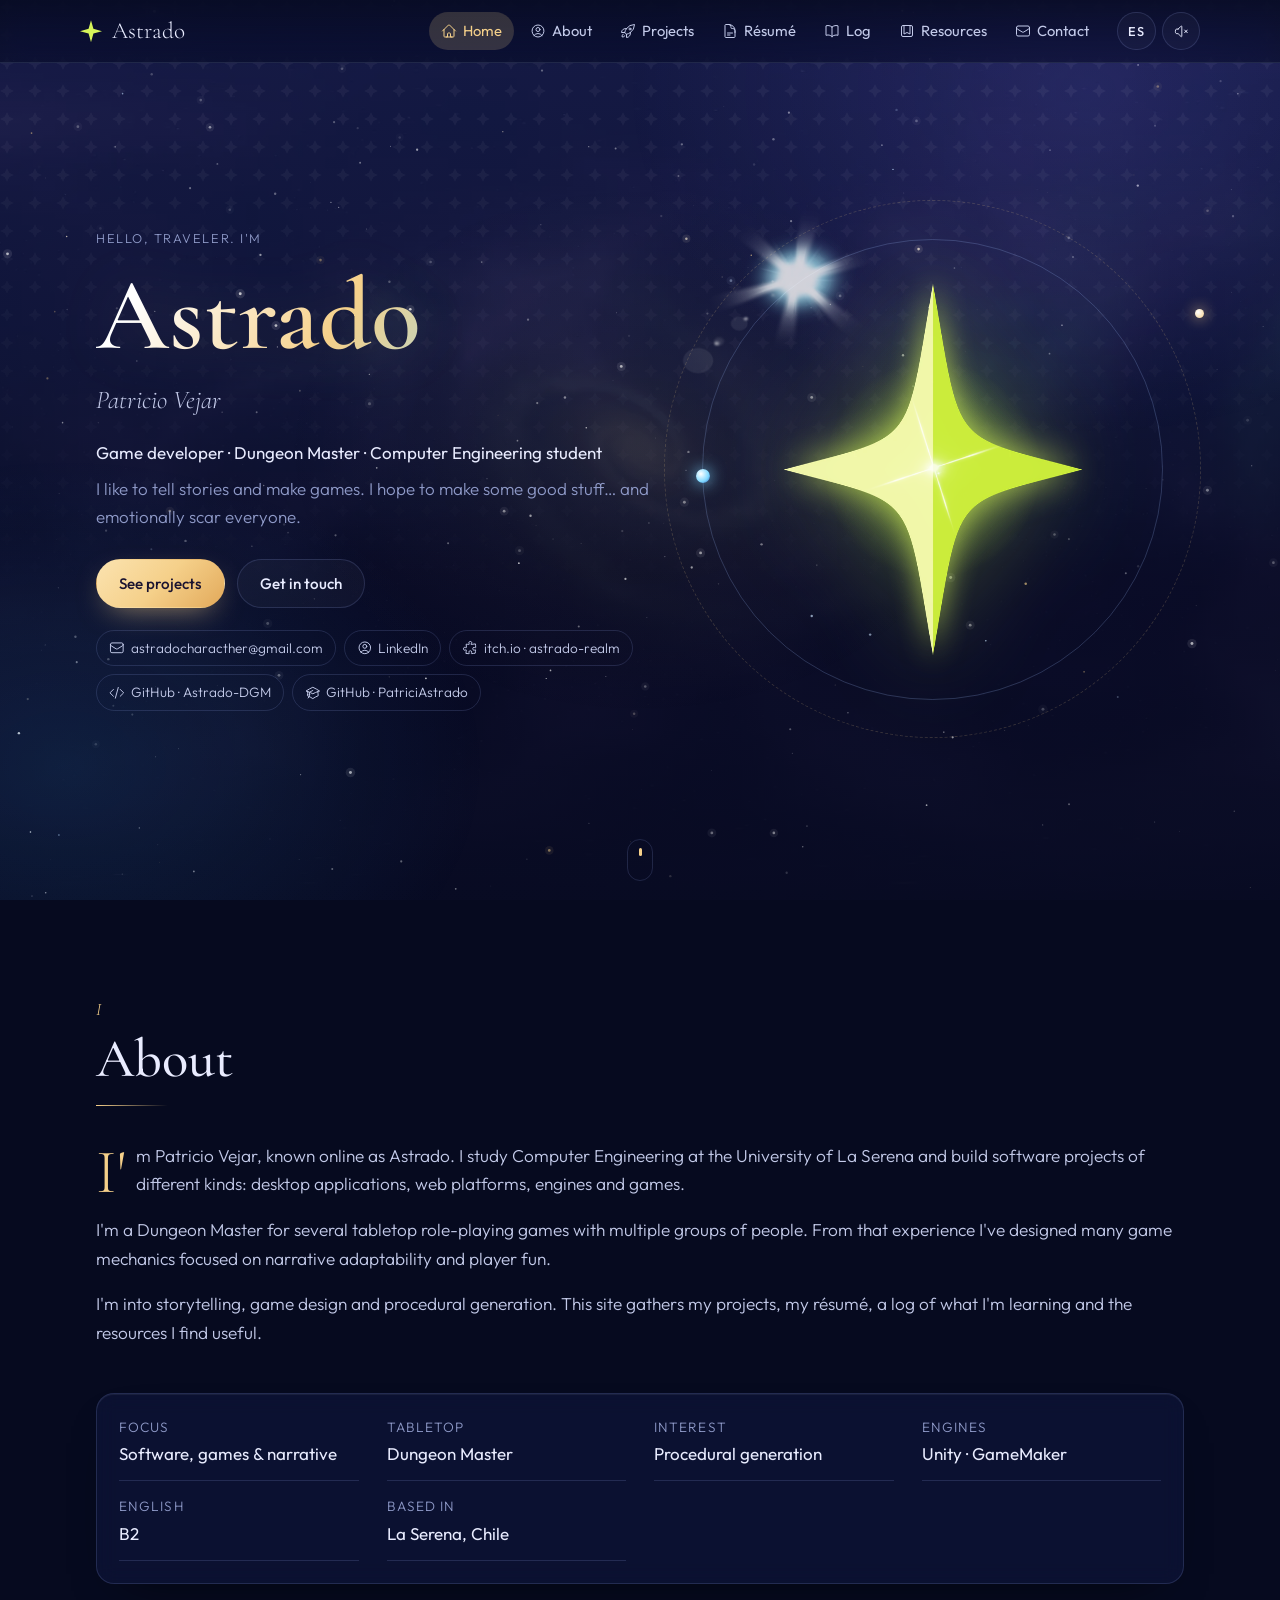
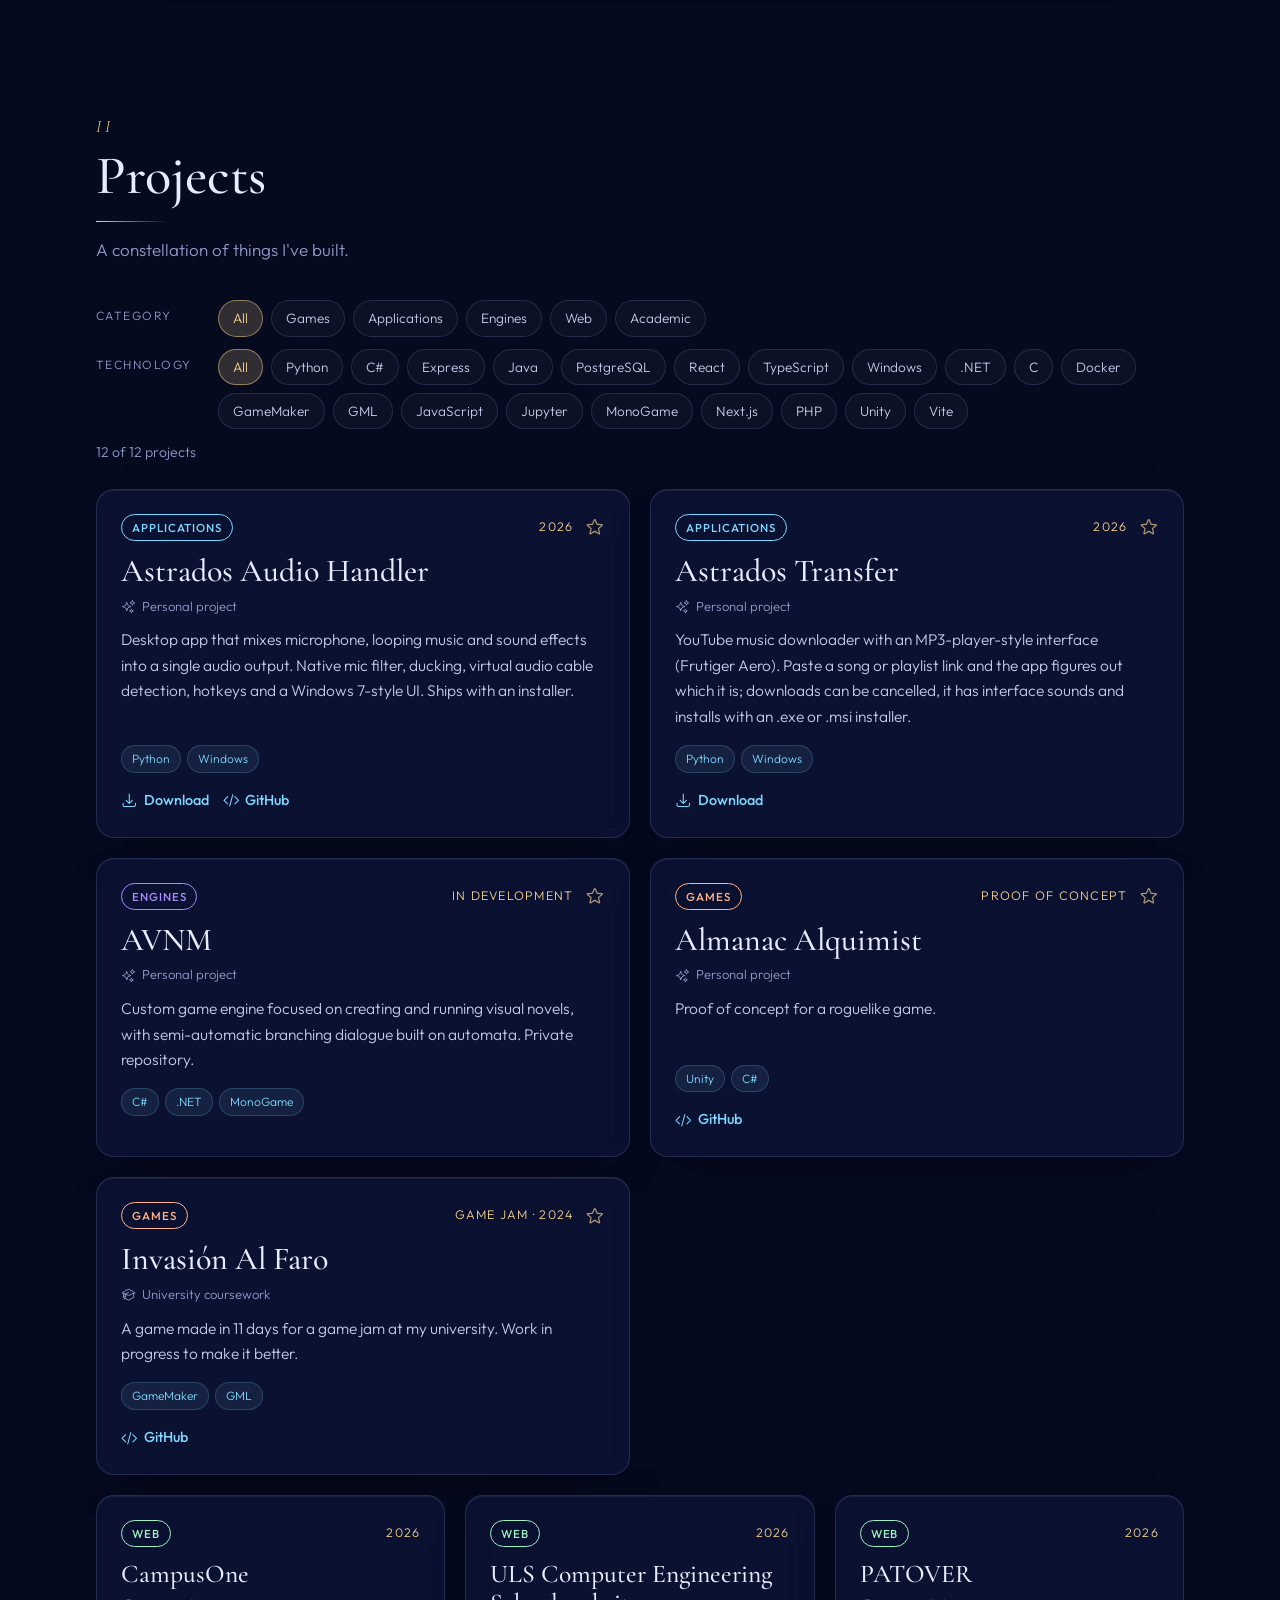
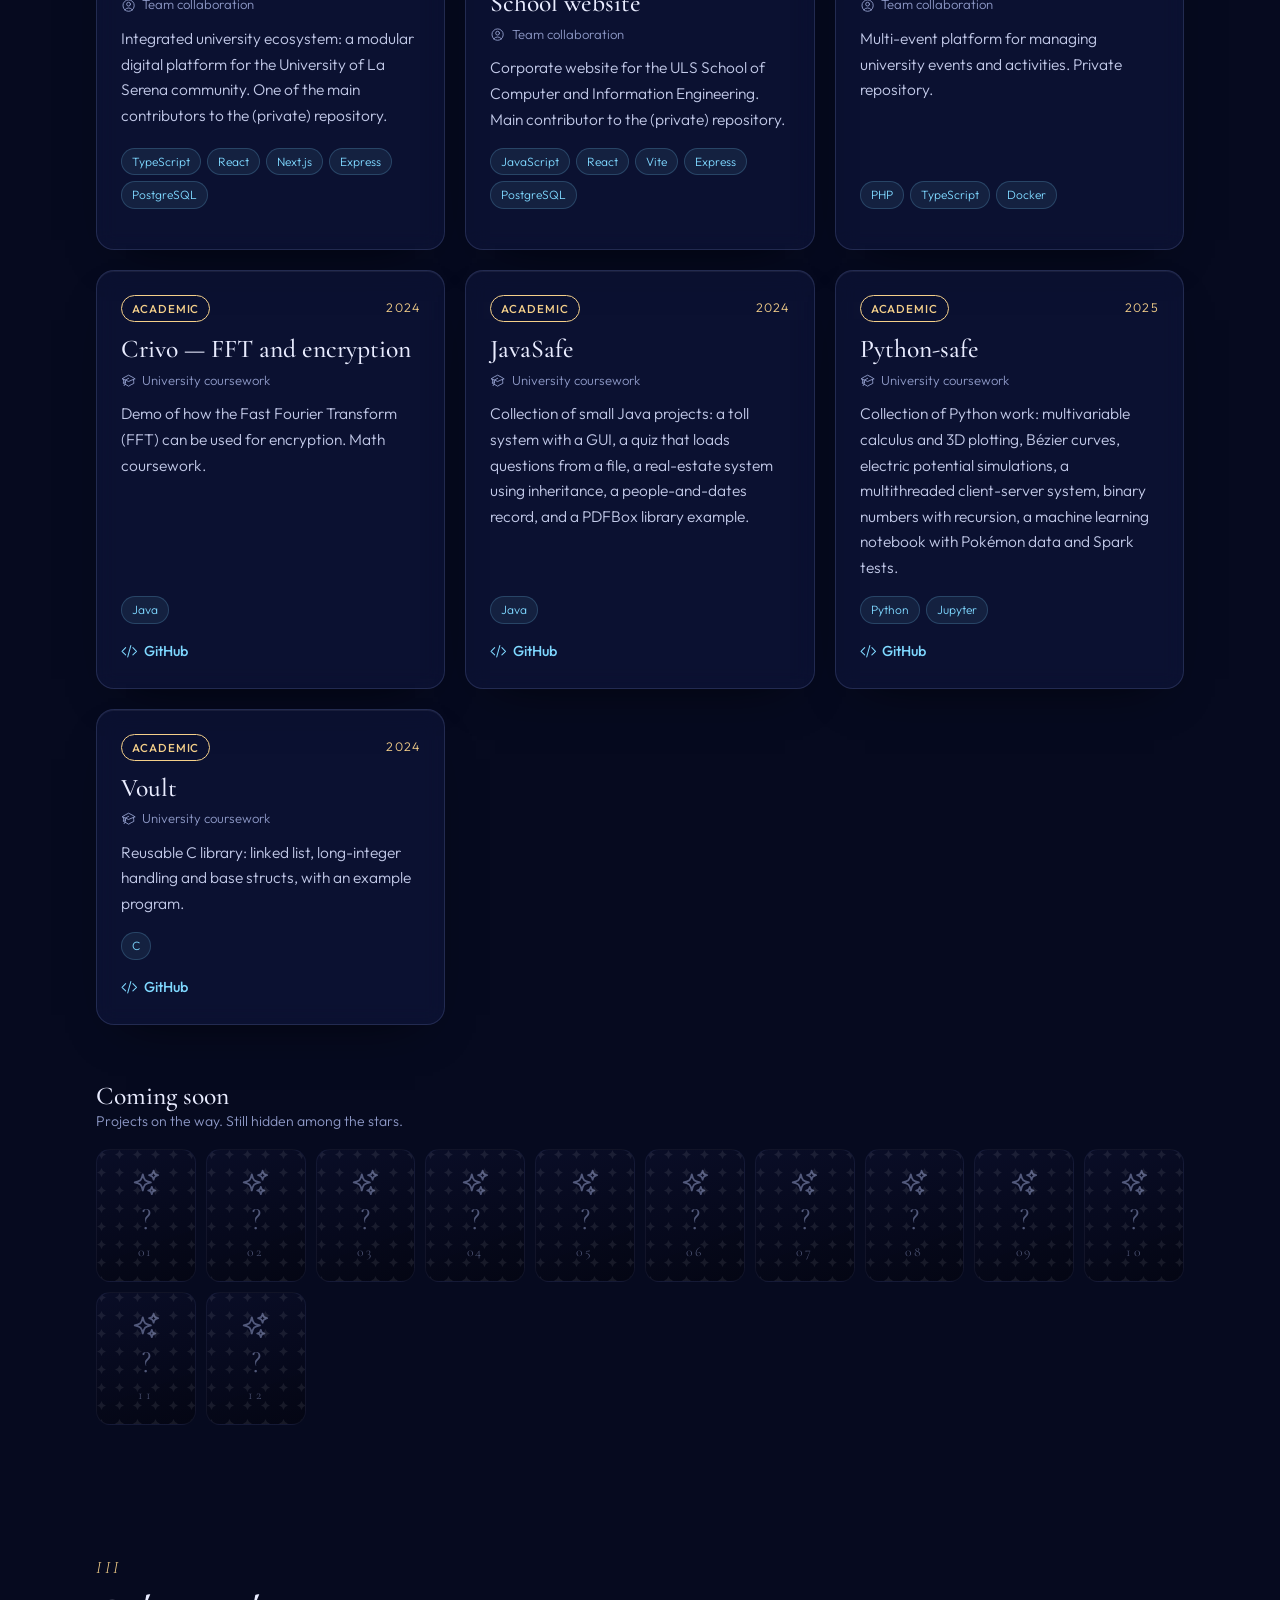
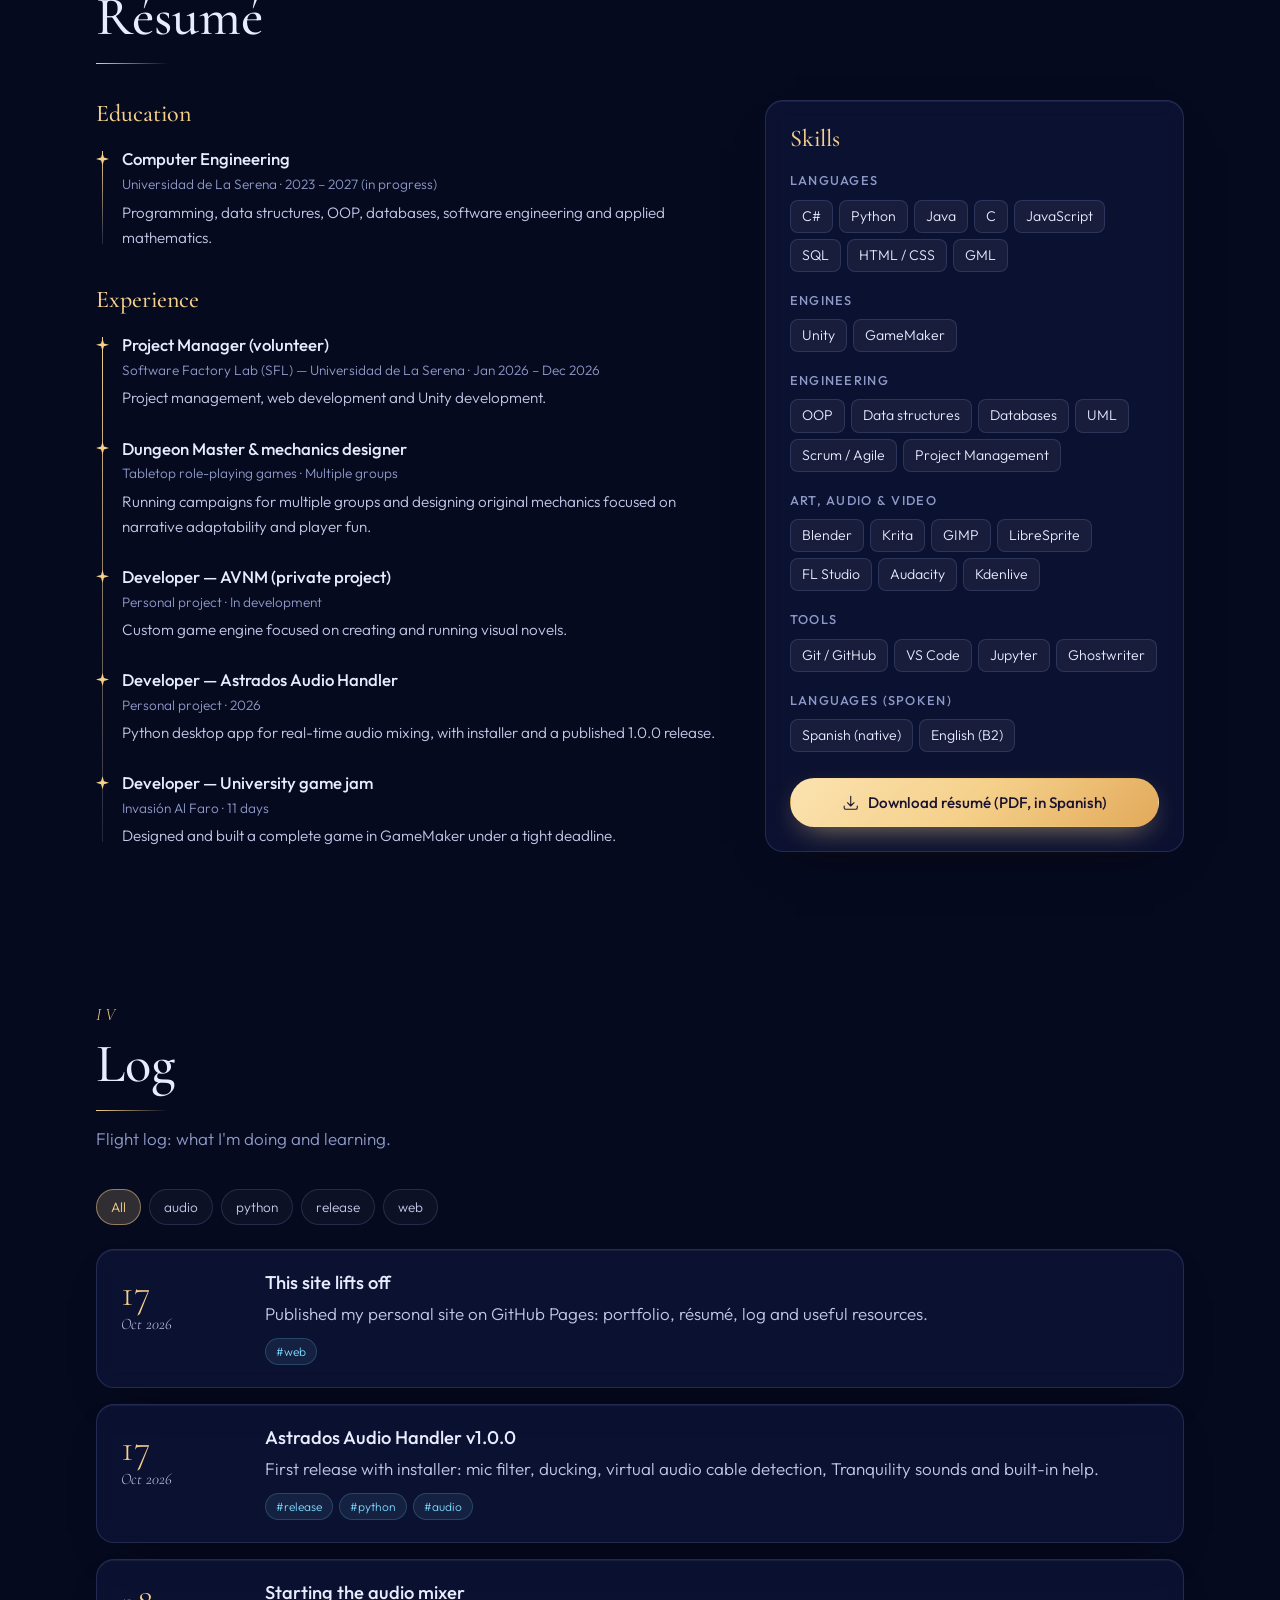
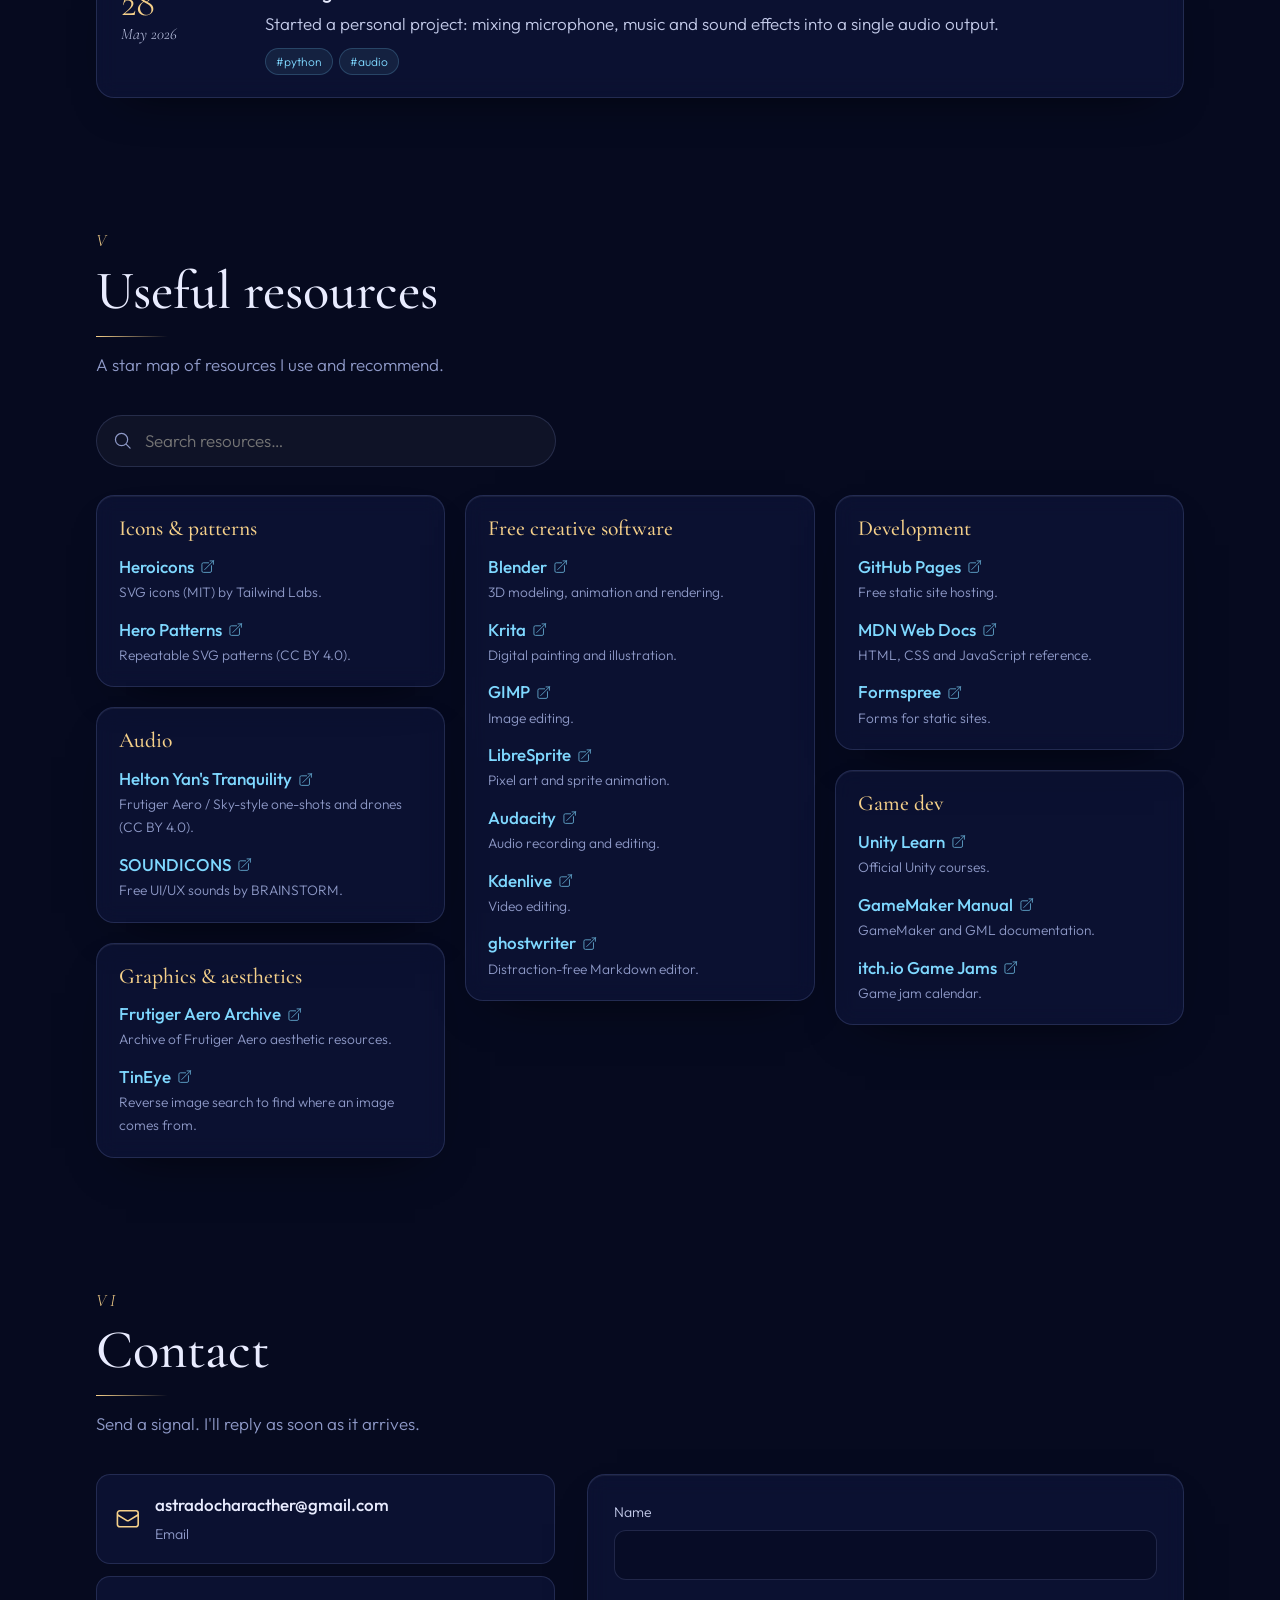
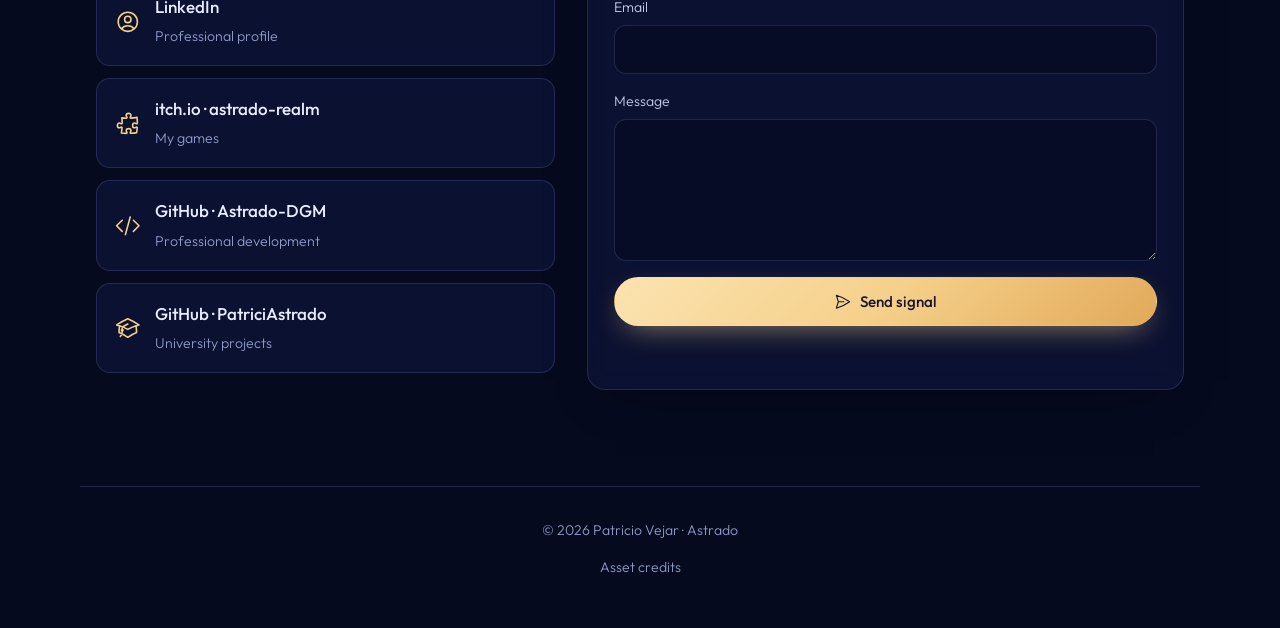
<file: index.html>
<!doctype html>
<html lang="es">
<head>
  <meta charset="utf-8">
  <meta name="viewport" content="width=device-width, initial-scale=1">
  <title>Astrado · Patricio Vejar</title>
  <meta name="description" content="Astrado (Patricio Vejar): desarrollador de videojuegos y estudiante de Ingeniería en Computación. Portafolio, currículum, bitácora y fuentes útiles.">
  <meta name="theme-color" content="#060a1f">
  <meta property="og:title" content="Astrado · Patricio Vejar">
  <meta property="og:description" content="Portafolio, currículum, bitácora y fuentes útiles.">
  <meta property="og:image" content="assets/img/star4.webp">
  <link rel="icon" href="assets/img/favicon.svg" type="image/svg+xml">
  <link rel="preconnect" href="https://fonts.googleapis.com">
  <link rel="preconnect" href="https://fonts.gstatic.com" crossorigin>
  <link href="https://fonts.googleapis.com/css2?family=Cormorant+Garamond:ital,wght@0,500;0,600;1,500&family=Outfit:wght@300;400;500;600&display=swap" rel="stylesheet">
  <link rel="stylesheet" href="css/style.css">
</head>
<body>
  <div class="skybox" aria-hidden="true"></div>
  <canvas id="sky" aria-hidden="true"></canvas>
  <div class="nebula" aria-hidden="true"></div>
  <a class="skip" href="#main" data-i18n="skip">Saltar al contenido</a>

  <header class="topbar">
    <a class="brand" href="#inicio" data-i18n-aria="navHome" aria-label="Inicio">
      <span class="brand-star" aria-hidden="true"></span>
      <span class="brand-text">Astrado</span>
    </a>
    <nav id="nav" class="nav" data-i18n-aria="sections" aria-label="Secciones"></nav>
    <div class="tools">
      <button id="langBtn" class="tool" type="button" data-i18n-aria="langSwitch" aria-label="Cambiar idioma"></button>
      <button id="soundBtn" class="tool" type="button" aria-pressed="false"></button>
      <button id="menuBtn" class="tool menu-btn" type="button" aria-expanded="false" aria-controls="nav"></button>
    </div>
  </header>

  <main id="main">
    <!-- INICIO -->
    <section id="inicio" class="hero">
      <div class="hero-copy reveal">
        <p class="eyebrow" data-i18n="hello">Hola, viajero. Soy</p>
        <h1 class="hero-title"><img class="avatar" id="heroAvatar" alt="" width="120" height="120"><span id="heroAlias"></span></h1>
        <p class="hero-name" id="heroName"></p>
        <p class="hero-role" id="heroRole"></p>
        <p class="hero-tagline" id="heroTagline"></p>
        <div class="hero-actions">
          <a class="btn btn-primary" href="#proyectos" data-i18n="ctaProjects">Ver proyectos</a>
          <a class="btn btn-ghost" href="#contacto" data-i18n="ctaContact">Contactar</a>
        </div>
        <ul class="hero-links" id="heroLinks"></ul>
      </div>
      <div class="hero-art reveal" aria-hidden="true">
        <div class="orbit orbit-1"><span class="moon"></span></div>
        <div class="orbit orbit-2"><span class="moon moon-sm"></span></div>
        <div class="star">
          <span class="star-glow"></span>
          <img class="star4" src="assets/img/star4.webp" alt="" width="720" height="719">
          <img class="star-cross" src="assets/img/flare-9.webp" alt="">
        </div>
        <img class="flare flare-a" src="assets/img/flare-19.webp" alt="">
      </div>
      <a class="scroll-hint" href="#sobre-mi" data-i18n-aria="scrollDown" aria-label="Bajar"><span></span></a>
    </section>

    <!-- SOBRE MÍ -->
    <section id="sobre-mi" class="section">
      <header class="section-head reveal">
        <p class="section-kicker">I</p>
        <h2 data-i18n="navAbout">Sobre mí</h2>
      </header>
      <div class="about reveal">
        <figure class="photo" id="aboutPhoto"></figure>
        <div class="about-text" id="aboutText"></div>
        <dl class="facts" id="aboutFacts"></dl>
      </div>
    </section>

    <!-- PROYECTOS -->
    <section id="proyectos" class="section">
      <header class="section-head reveal">
        <p class="section-kicker">II</p>
        <h2 data-i18n="navProjects">Proyectos</h2>
        <p class="section-sub" data-i18n="projectsSub">Constelación de cosas que he construido.</p>
      </header>
      <div class="filter-panel reveal">
        <div class="filter-row">
          <span class="filter-label" id="catLabel" data-i18n="filterCategory">Categoría</span>
          <div class="filters" id="catFilters" role="toolbar" aria-labelledby="catLabel"></div>
        </div>
        <div class="filter-row">
          <span class="filter-label" id="techLabel" data-i18n="filterTech">Tecnología</span>
          <div class="filters" id="techFilters" role="toolbar" aria-labelledby="techLabel"></div>
        </div>
        <p class="filter-count muted small" id="projectCount" role="status" aria-live="polite"></p>
      </div>
      <div class="projects" id="projectGrid"></div>
      <p class="muted center" id="projectEmpty" hidden data-i18n="noProjects">Ningún proyecto coincide con esos filtros.</p>
      <div class="upcoming reveal">
        <h3 data-i18n="upcomingTitle">Próximamente</h3>
        <p class="muted small" data-i18n="upcomingSub">Proyectos por venir. Aún ocultos entre las estrellas.</p>
        <ul class="upcoming-grid" id="upcomingGrid"></ul>
      </div>
      <div class="live reveal">
        <h3 data-i18n="liveTitle">Más repositorios</h3>
        <p class="muted small" data-i18n="liveSub">Cargados en vivo desde GitHub.</p>
        <ul class="repo-list" id="repoList"></ul>
      </div>
    </section>

    <!-- CURRÍCULUM -->
    <section id="curriculum" class="section">
      <header class="section-head reveal">
        <p class="section-kicker">III</p>
        <h2 data-i18n="navCv">Currículum</h2>
      </header>
      <div class="cv reveal">
        <div class="cv-col">
          <h3 data-i18n="cvEducation">Formación</h3>
          <ol class="timeline" id="cvEducation"></ol>
          <h3 data-i18n="cvExperience">Experiencia</h3>
          <ol class="timeline" id="cvExperience"></ol>
        </div>
        <aside class="cv-col cv-skills">
          <h3 data-i18n="cvSkills">Habilidades</h3>
          <div id="cvSkills"></div>
          <a class="btn btn-primary" id="cvPdf" hidden download></a>
        </aside>
      </div>
    </section>

    <!-- BITÁCORA -->
    <section id="bitacora" class="section">
      <header class="section-head reveal">
        <p class="section-kicker">IV</p>
        <h2 data-i18n="navLog">Bitácora</h2>
        <p class="section-sub" data-i18n="logSub">Registro de vuelo: lo que voy haciendo y aprendiendo.</p>
      </header>
      <div class="filters reveal" id="logFilters" role="toolbar" data-i18n-aria="filterLog" aria-label="Filtrar bitácora"></div>
      <ol class="log" id="logList"></ol>
    </section>

    <!-- FUENTES -->
    <section id="fuentes" class="section">
      <header class="section-head reveal">
        <p class="section-kicker">V</p>
        <h2 data-i18n="resourcesTitle">Fuentes útiles</h2>
        <p class="section-sub" data-i18n="resourcesSub">Mapa estelar de recursos que uso y recomiendo.</p>
      </header>
      <label class="search reveal">
        <span class="sr-only" data-i18n="searchLabel">Buscar fuentes</span>
        <span id="searchIcon"></span>
        <input id="resourceSearch" type="search" autocomplete="off">
      </label>
      <div class="resources" id="resourceList"></div>
      <p class="muted center" id="resourceEmpty" hidden data-i18n="noResults">Nada en esta región del cielo.</p>
    </section>

    <!-- CONTACTO -->
    <section id="contacto" class="section">
      <header class="section-head reveal">
        <p class="section-kicker">VI</p>
        <h2 data-i18n="navContact">Contacto</h2>
        <p class="section-sub" data-i18n="contactSub">Envía una señal. Respondo en cuanto la reciba.</p>
      </header>
      <div class="contact reveal">
        <ul class="contact-links" id="contactLinks"></ul>
        <form class="contact-form glass" id="contactForm" novalidate>
          <label><span data-i18n="formName">Nombre</span><input name="name" required autocomplete="name" maxlength="100"></label>
          <label><span data-i18n="formEmail">Correo</span><input name="email" type="email" required autocomplete="email" maxlength="254"></label>
          <label><span data-i18n="formMessage">Mensaje</span><textarea name="message" rows="5" required minlength="10" maxlength="3000"></textarea></label>
          <div class="captcha" id="captchaBox" hidden></div>
          <input type="text" name="_gotcha" class="hp-field" tabindex="-1" autocomplete="off" aria-hidden="true">
          <button class="btn btn-primary" type="submit" id="formSubmit"></button>
          <p class="form-status" id="formStatus" role="status" aria-live="polite"></p>
        </form>
      </div>
    </section>
  </main>

  <footer class="footer">
    <p>© <span id="year"></span> Patricio Vejar · Astrado</p>
    <details class="credits">
      <summary data-i18n="credits">Créditos de recursos</summary>
      <ul>
        <li>Icons: <a href="https://heroicons.com" target="_blank" rel="noopener">Heroicons</a> by Tailwind Labs — MIT License</li>
        <li>Background pattern: <a href="https://heropatterns.com" target="_blank" rel="noopener">Hero Patterns</a> by Steve Schoger — CC BY 4.0</li>
        <li>Sounds: <a href="https://heltonyan.itch.io/tranquility" target="_blank" rel="noopener">Helton Yan's Tranquility</a> by Helton Yan &amp; Roberto Araujo — CC BY 4.0 (trimmed and converted)</li>
        <li>UI sounds: <a href="https://soundicons.net/en/" target="_blank" rel="noopener">SOUNDICONS</a> by BRAINSTORM co.,ltd.</li>
        <li>Four-point star: <a href="https://www.vecteezy.com" target="_blank" rel="noopener">Vecteezy.com</a></li>
        <li>Space skybox: <a href="https://www.kenney.nl" target="_blank" rel="noopener">Kenney</a> — CC0</li>
        <li>Graphics: Asadal (asadal.com), via <a href="https://frutigeraeroarchive.org/" target="_blank" rel="noopener">Frutiger Aero Archive</a>. Some images belong to their respective authors.</li>
      </ul>
    </details>
  </footer>

  <script src="js/icons.js"></script>
  <script src="js/content.js"></script>
  <script src="js/main.js"></script>
</body>
</html>
</file>
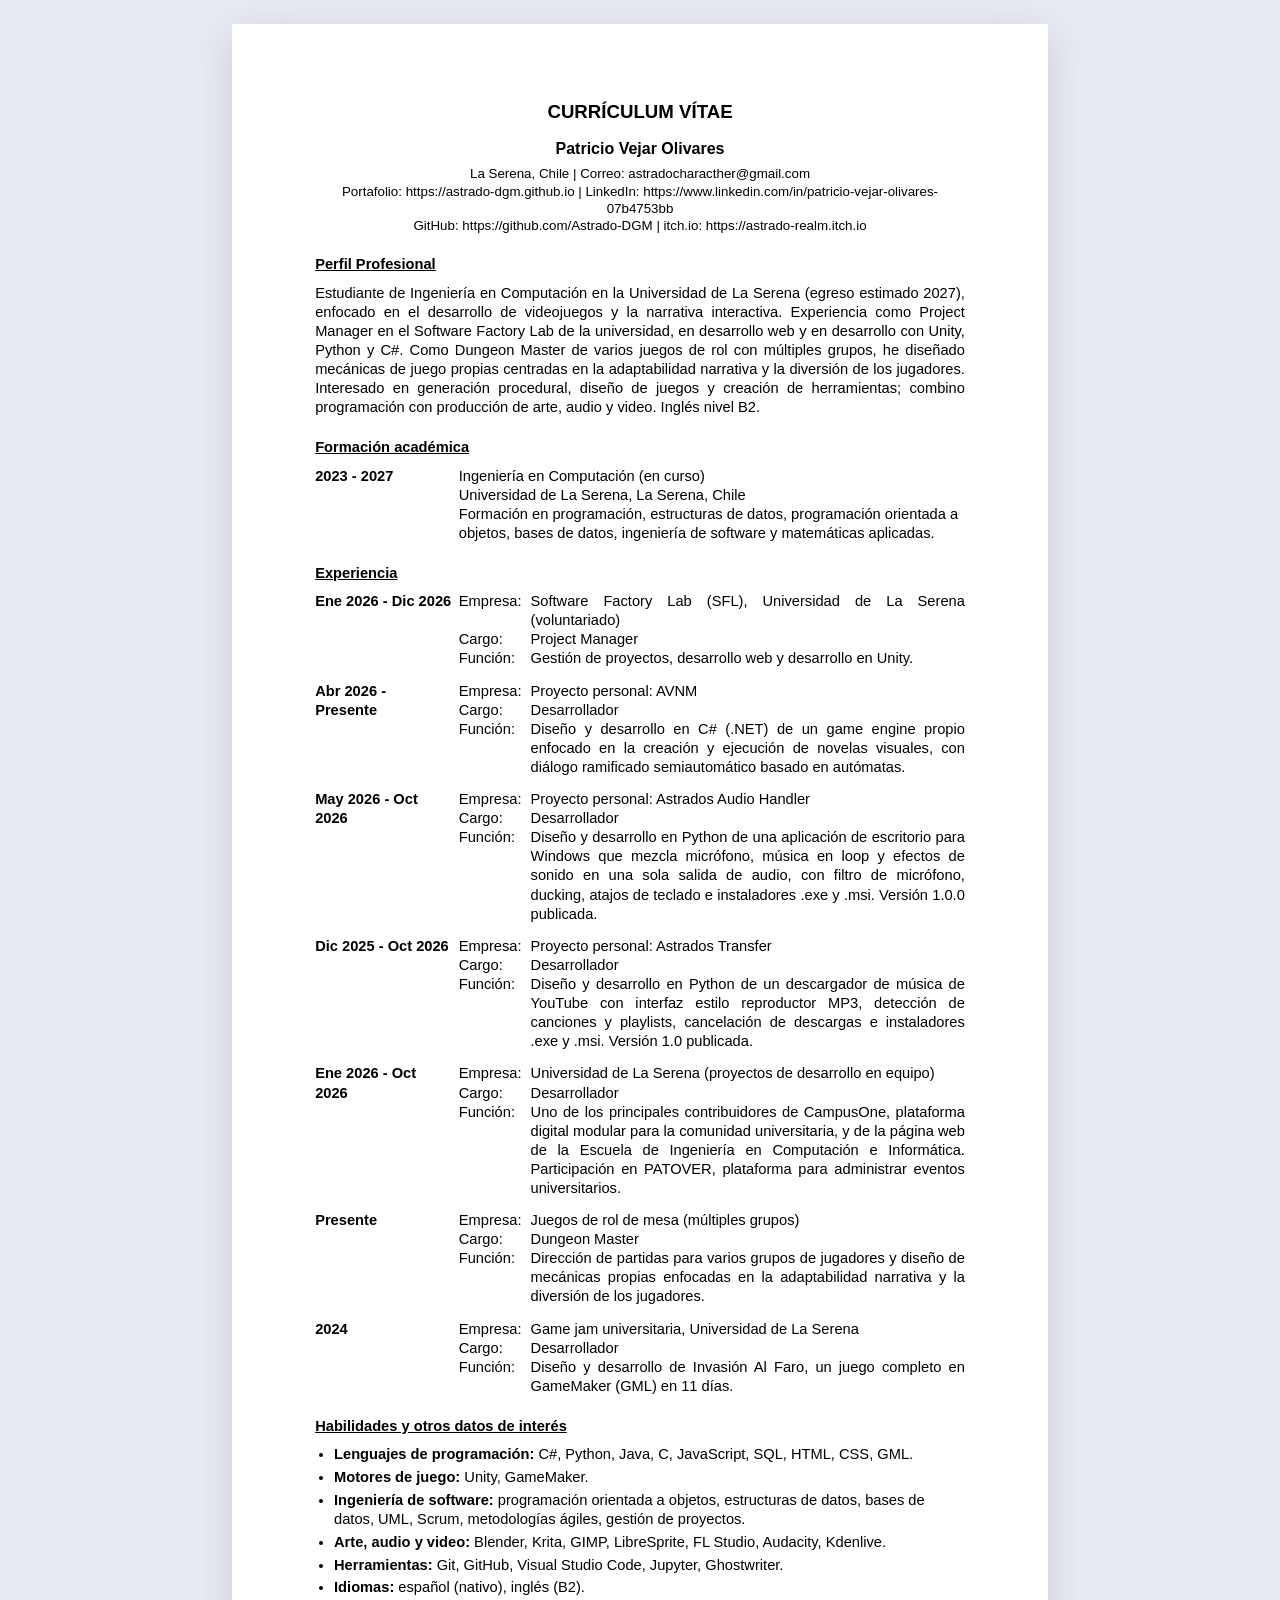
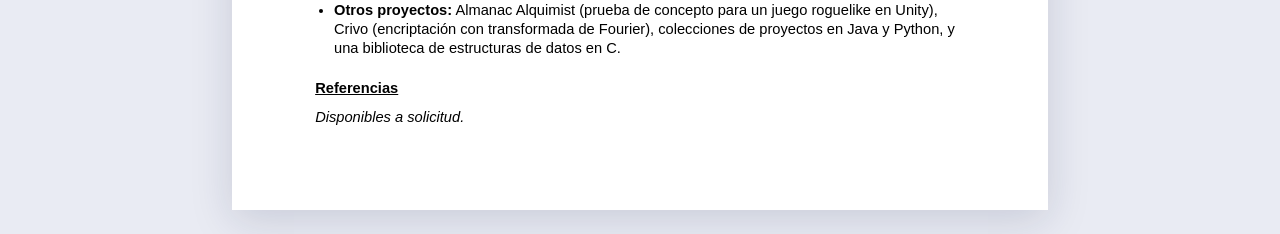
<file: cv/index.html>
<!doctype html>
<html lang="es">
<head>
  <meta charset="utf-8">
  <meta name="viewport" content="width=device-width, initial-scale=1">
  <title>Currículum Vítae - Patricio Vejar Olivares</title>
  <meta name="author" content="Patricio Vejar Olivares">
  <meta name="description" content="Currículum Vítae de Patricio Vejar Olivares, estudiante de Ingeniería en Computación y desarrollador de videojuegos.">
  <link rel="icon" href="../assets/img/favicon.svg" type="image/svg+xml">
  <style>
    /* Formato basado en la plantilla "Formato Currículum Vítae" (carta, Calibri).
       Pensado también para lectura automática (ATS / LLM): texto real seleccionable,
       orden de lectura lineal, sin ligaduras, fechas uniformes y URLs completas. */
    @page { size: Letter; margin: 20mm 22mm; }
    * { box-sizing: border-box; }
    html { background: #e9ebf3; }
    body {
      margin: 0; font-family: Calibri, Carlito, "Segoe UI", Arial, sans-serif; font-size: 11pt; line-height: 1.3; color: #000;
      font-variant-ligatures: none; font-feature-settings: "liga" 0, "clig" 0;
    }
    .page { width: 215.9mm; min-height: 279.4mm; margin: 24px auto; padding: 20mm 22mm; background: #fff; box-shadow: 0 10px 40px rgba(20, 30, 70, 0.15); }
    @media print { html { background: #fff; } .page { width: auto; min-height: 0; margin: 0; padding: 0; box-shadow: none; } }
    @media screen and (max-width: 860px) { .page { width: auto; margin: 0; padding: 20px 16px; } }

    h1 { text-align: center; font-size: 14pt; font-weight: 700; margin: 0 0 4mm; }
    .name { text-align: center; font-weight: 700; font-size: 12pt; margin: 0 0 1.5mm; }
    .contact { text-align: center; font-size: 10pt; margin: 0 0 5mm; }
    .contact a { color: #000; text-decoration: none; }
    h2 { font-size: 11pt; font-weight: 700; text-decoration: underline; margin: 5.5mm 0 2.5mm; }
    p { margin: 0 0 2mm; text-align: justify; }

    .entry { display: grid; grid-template-columns: 38mm 1fr; margin-bottom: 3.5mm; break-inside: avoid; }
    .entry .when { font-weight: 700; }
    .job { display: grid; grid-template-columns: 38mm 19mm 1fr; margin-bottom: 3.5mm; break-inside: avoid; }
    .job .when { font-weight: 700; grid-row: span 3; padding-right: 2mm; }
    .job .k { grid-column: 2; }
    .job .v { grid-column: 3; text-align: justify; }

    ul.plain { margin: 0 0 2mm; padding-left: 5mm; }
    ul.plain li { margin-bottom: 1mm; }
    .k-inline { font-weight: 700; }
    .note { font-style: italic; }
    a { color: #000; }
  </style>
</head>
<body>
  <div class="page">
    <h1>CURRÍCULUM VÍTAE</h1>
    <p class="name">Patricio Vejar Olivares</p>
    <p class="contact">
      La Serena, Chile | Correo: <a href="mailto:astradocharacther@gmail.com">astradocharacther@gmail.com</a><br>
      Portafolio: <a href="https://astrado-dgm.github.io">https://astrado-dgm.github.io</a> |
      LinkedIn: <a href="https://www.linkedin.com/in/patricio-vejar-olivares-07b4753bb">https://www.linkedin.com/in/patricio-vejar-olivares-07b4753bb</a><br>
      GitHub: <a href="https://github.com/Astrado-DGM">https://github.com/Astrado-DGM</a> |
      itch.io: <a href="https://astrado-realm.itch.io">https://astrado-realm.itch.io</a>
    </p>

    <h2>Perfil Profesional</h2>
    <p>Estudiante de Ingeniería en Computación en la Universidad de La Serena (egreso estimado 2027), enfocado en el desarrollo de videojuegos y la narrativa interactiva. Experiencia como Project Manager en el Software Factory Lab de la universidad, en desarrollo web y en desarrollo con Unity, Python y C#. Como Dungeon Master de varios juegos de rol con múltiples grupos, he diseñado mecánicas de juego propias centradas en la adaptabilidad narrativa y la diversión de los jugadores. Interesado en generación procedural, diseño de juegos y creación de herramientas; combino programación con producción de arte, audio y video. Inglés nivel B2.</p>

    <h2>Formación académica</h2>
    <div class="entry">
      <div class="when">2023 - 2027</div>
      <div class="what">
        <div>Ingeniería en Computación (en curso)</div>
        <div>Universidad de La Serena, La Serena, Chile</div>
        <div>Formación en programación, estructuras de datos, programación orientada a objetos, bases de datos, ingeniería de software y matemáticas aplicadas.</div>
      </div>
    </div>

    <h2>Experiencia</h2>
    <div class="job">
      <div class="when">Ene 2026 - Dic 2026</div>
      <div class="k">Empresa:</div><div class="v">Software Factory Lab (SFL), Universidad de La Serena (voluntariado)</div>
      <div class="k">Cargo:</div><div class="v">Project Manager</div>
      <div class="k">Función:</div><div class="v">Gestión de proyectos, desarrollo web y desarrollo en Unity.</div>
    </div>
    <div class="job">
      <div class="when">Abr 2026 - Presente</div>
      <div class="k">Empresa:</div><div class="v">Proyecto personal: AVNM</div>
      <div class="k">Cargo:</div><div class="v">Desarrollador</div>
      <div class="k">Función:</div><div class="v">Diseño y desarrollo en C# (.NET) de un game engine propio enfocado en la creación y ejecución de novelas visuales, con diálogo ramificado semiautomático basado en autómatas.</div>
    </div>
    <div class="job">
      <div class="when">May 2026 - Oct 2026</div>
      <div class="k">Empresa:</div><div class="v">Proyecto personal: Astrados Audio Handler</div>
      <div class="k">Cargo:</div><div class="v">Desarrollador</div>
      <div class="k">Función:</div><div class="v">Diseño y desarrollo en Python de una aplicación de escritorio para Windows que mezcla micrófono, música en loop y efectos de sonido en una sola salida de audio, con filtro de micrófono, ducking, atajos de teclado e instaladores .exe y .msi. Versión 1.0.0 publicada.</div>
    </div>
    <div class="job">
      <div class="when">Dic 2025 - Oct 2026</div>
      <div class="k">Empresa:</div><div class="v">Proyecto personal: Astrados Transfer</div>
      <div class="k">Cargo:</div><div class="v">Desarrollador</div>
      <div class="k">Función:</div><div class="v">Diseño y desarrollo en Python de un descargador de música de YouTube con interfaz estilo reproductor MP3, detección de canciones y playlists, cancelación de descargas e instaladores .exe y .msi. Versión 1.0 publicada.</div>
    </div>
    <div class="job">
      <div class="when">Ene 2026 - Oct 2026</div>
      <div class="k">Empresa:</div><div class="v">Universidad de La Serena (proyectos de desarrollo en equipo)</div>
      <div class="k">Cargo:</div><div class="v">Desarrollador</div>
      <div class="k">Función:</div><div class="v">Uno de los principales contribuidores de CampusOne, plataforma digital modular para la comunidad universitaria, y de la página web de la Escuela de Ingeniería en Computación e Informática. Participación en PATOVER, plataforma para administrar eventos universitarios.</div>
    </div>
    <div class="job">
      <div class="when">Presente</div>
      <div class="k">Empresa:</div><div class="v">Juegos de rol de mesa (múltiples grupos)</div>
      <div class="k">Cargo:</div><div class="v">Dungeon Master</div>
      <div class="k">Función:</div><div class="v">Dirección de partidas para varios grupos de jugadores y diseño de mecánicas propias enfocadas en la adaptabilidad narrativa y la diversión de los jugadores.</div>
    </div>
    <div class="job">
      <div class="when">2024</div>
      <div class="k">Empresa:</div><div class="v">Game jam universitaria, Universidad de La Serena</div>
      <div class="k">Cargo:</div><div class="v">Desarrollador</div>
      <div class="k">Función:</div><div class="v">Diseño y desarrollo de Invasión Al Faro, un juego completo en GameMaker (GML) en 11 días.</div>
    </div>

    <h2>Habilidades y otros datos de interés</h2>
    <ul class="plain">
      <li><span class="k-inline">Lenguajes de programación:</span> C#, Python, Java, C, JavaScript, SQL, HTML, CSS, GML.</li>
      <li><span class="k-inline">Motores de juego:</span> Unity, GameMaker.</li>
      <li><span class="k-inline">Ingeniería de software:</span> programación orientada a objetos, estructuras de datos, bases de datos, UML, Scrum, metodologías ágiles, gestión de proyectos.</li>
      <li><span class="k-inline">Arte, audio y video:</span> Blender, Krita, GIMP, LibreSprite, FL Studio, Audacity, Kdenlive.</li>
      <li><span class="k-inline">Herramientas:</span> Git, GitHub, Visual Studio Code, Jupyter, Ghostwriter.</li>
      <li><span class="k-inline">Idiomas:</span> español (nativo), inglés (B2).</li>
      <li><span class="k-inline">Otros proyectos:</span> Almanac Alquimist (prueba de concepto para un juego roguelike en Unity), Crivo (encriptación con transformada de Fourier), colecciones de proyectos en Java y Python, y una biblioteca de estructuras de datos en C.</li>
    </ul>

    <h2>Referencias</h2>
    <p class="note">Disponibles a solicitud.</p>
  </div>
</body>
</html>
</file>
<file: css/style.css>
/* =====================================================================
   Astrado DGM — tema astral
   ===================================================================== */
:root {
  --bg: #060a1f;
  --bg-2: #0b1236;
  --ink: #e9ecff;
  --ink-soft: #c3cae9;
  --muted: #8e99c7;
  --line: rgba(160, 180, 255, 0.16);
  --glass: rgba(18, 28, 72, 0.45);
  --glass-strong: rgba(22, 34, 86, 0.72);
  --gold: #f5d08a;
  --gold-soft: rgba(245, 208, 138, 0.18);
  --green: #d7f55a;
  --cyan: #7fd8ff;
  --violet: #a68bff;
  --radius: 18px;
  --maxw: 1120px;
  --font-display: "Cormorant Garamond", Georgia, serif;
  --font-body: "Outfit", system-ui, -apple-system, "Segoe UI", sans-serif;
  color-scheme: dark;
}

*, *::before, *::after { box-sizing: border-box; }
html { scroll-behavior: smooth; scroll-padding-top: 84px; -webkit-text-size-adjust: 100%; }
body {
  margin: 0;
  background: var(--bg);
  color: var(--ink);
  font-family: var(--font-body);
  font-weight: 300;
  font-size: 17px;
  line-height: 1.65;
  overflow-x: hidden;
}
img { max-width: 100%; display: block; }
a { color: var(--cyan); text-decoration: none; }
a:hover { color: #fff; }
button { font: inherit; color: inherit; }
h1, h2, h3 { font-weight: 500; line-height: 1.15; margin: 0; }
p { margin: 0 0 1em; }
.muted { color: var(--muted); }
.small { font-size: 0.88rem; }
.center { text-align: center; }
.sr-only { position: absolute; width: 1px; height: 1px; overflow: hidden; clip: rect(0 0 0 0); white-space: nowrap; }
.icon { width: 1.15em; height: 1.15em; flex: none; vertical-align: -0.2em; }
:focus-visible { outline: 2px solid var(--gold); outline-offset: 3px; border-radius: 6px; }

.skip { position: absolute; left: 16px; top: -60px; background: var(--gold); color: var(--bg); padding: 8px 14px; border-radius: 8px; z-index: 100; }
.skip:focus { top: 12px; }

/* ---------- Cielo ---------- */
.skybox {
  position: fixed; inset: 0; z-index: -3; background: var(--bg) url("../assets/img/skybox-galaxy.webp") center / cover no-repeat;
}
.skybox::after { content: ""; position: absolute; inset: 0; background: linear-gradient(180deg, rgba(6, 10, 31, 0.55), rgba(6, 10, 31, 0.78) 60%, rgba(6, 10, 31, 0.9)); }
#sky { position: fixed; inset: 0; width: 100%; height: 100%; z-index: -2; }
.nebula {
  position: fixed; inset: 0; z-index: -1; pointer-events: none;
  background:
    radial-gradient(60vw 45vw at 85% 10%, rgba(127, 116, 255, 0.16), transparent 60%),
    radial-gradient(55vw 40vw at 5% 85%, rgba(60, 170, 255, 0.12), transparent 60%),
    radial-gradient(40vw 30vw at 50% 50%, rgba(245, 208, 138, 0.05), transparent 70%);
}
.nebula::after {
  content: ""; position: absolute; inset: 0; opacity: 0.05;
  background-image: url("../assets/img/pattern-stars.svg");
  background-size: 28px 28px;
  filter: invert(1);
  mask-image: linear-gradient(to bottom, #000, transparent 70%);
}

/* ---------- Barra superior ---------- */
.topbar {
  position: sticky; top: 0; z-index: 50;
  display: flex; align-items: center; gap: 16px;
  padding: 12px max(16px, calc((100vw - var(--maxw)) / 2));
  background: linear-gradient(to bottom, rgba(6, 10, 31, 0.85), rgba(6, 10, 31, 0.55));
  backdrop-filter: blur(14px) saturate(1.3);
  -webkit-backdrop-filter: blur(14px) saturate(1.3);
  border-bottom: 1px solid var(--line);
}
.brand { display: flex; align-items: center; gap: 10px; color: var(--ink); font-family: var(--font-display); font-size: 1.45rem; white-space: nowrap; }
.brand em { color: var(--gold); font-style: italic; }
.brand-star {
  width: 22px; height: 22px; background: var(--green);
  clip-path: polygon(50% 0, 61% 39%, 100% 50%, 61% 61%, 50% 100%, 39% 61%, 0 50%, 39% 39%);
  filter: drop-shadow(0 0 6px var(--green));
  animation: twinkle 4s ease-in-out infinite;
}
.nav { display: flex; gap: 4px; margin-left: auto; }
.nav a {
  display: flex; align-items: center; gap: 6px;
  padding: 7px 12px; border-radius: 999px;
  color: var(--ink-soft); font-size: 0.92rem; font-weight: 400; white-space: nowrap;
  transition: background 0.2s, color 0.2s;
}
.nav a:hover { background: rgba(255, 255, 255, 0.06); color: #fff; }
.nav a.active { background: var(--gold-soft); color: var(--gold); }
.nav .icon { width: 1rem; height: 1rem; }
.tools { display: flex; gap: 6px; }
.tool {
  display: grid; place-items: center; min-width: 38px; height: 38px; padding: 0 10px;
  border: 1px solid var(--line); border-radius: 999px; background: rgba(255, 255, 255, 0.03);
  cursor: pointer; font-size: 0.8rem; font-weight: 500; letter-spacing: 0.06em;
  transition: border-color 0.2s, background 0.2s;
}
.tool:hover { border-color: var(--gold); background: var(--gold-soft); }
.tool[aria-pressed="true"] { color: var(--gold); border-color: rgba(245, 208, 138, 0.5); }
.menu-btn { display: none; }

/* ---------- Secciones ---------- */
main { position: relative; }
.section { max-width: var(--maxw); margin: 0 auto; padding: 96px 16px 32px; }
.section-head { margin-bottom: 36px; }
.section-kicker {
  font-family: var(--font-display); font-style: italic; color: var(--gold);
  font-size: 1.1rem; margin: 0 0 4px; letter-spacing: 0.2em;
}
.section-head h2 { font-family: var(--font-display); font-size: clamp(2.2rem, 5vw, 3.4rem); }
.section-head h2::after {
  content: ""; display: block; width: 72px; height: 1px; margin-top: 14px;
  background: linear-gradient(90deg, var(--gold), transparent);
}
.section-sub { color: var(--muted); margin-top: 14px; }
.glass {
  background: var(--glass);
  border: 1px solid var(--line);
  border-radius: var(--radius);
  backdrop-filter: blur(10px);
  -webkit-backdrop-filter: blur(10px);
  box-shadow: inset 0 1px 0 rgba(255, 255, 255, 0.06), 0 20px 50px -30px rgba(0, 0, 0, 0.8);
}

/* ---------- Botones ---------- */
.btn {
  display: inline-flex; align-items: center; justify-content: center; gap: 8px;
  padding: 11px 22px; border-radius: 999px; border: 1px solid transparent;
  font-weight: 500; font-size: 0.95rem; cursor: pointer;
  transition: transform 0.2s, box-shadow 0.2s, background 0.2s;
}
.btn-primary {
  background: linear-gradient(135deg, #fbe3b0, var(--gold) 50%, #e2a95a);
  color: #1a1330;
  box-shadow: 0 0 0 0 rgba(245, 208, 138, 0.5), 0 10px 30px -12px rgba(245, 208, 138, 0.7);
}
.btn-primary:hover { color: #1a1330; transform: translateY(-2px); box-shadow: 0 0 24px rgba(245, 208, 138, 0.45); }
.btn-ghost { border-color: var(--line); color: var(--ink); background: rgba(255, 255, 255, 0.03); }
.btn-ghost:hover { border-color: var(--cyan); color: #fff; }
.btn[disabled] { opacity: 0.6; cursor: wait; }

/* ---------- Hero ---------- */
.hero {
  max-width: var(--maxw); margin: 0 auto; padding: 48px 16px 72px;
  min-height: calc(100vh - 64px); min-height: calc(100svh - 64px);
  display: grid; grid-template-columns: 1.1fr 1fr; align-items: center; gap: 32px;
  position: relative;
}
.eyebrow { color: var(--muted); letter-spacing: 0.12em; text-transform: uppercase; font-size: 0.8rem; margin-bottom: 8px; }
.hero-title {
  display: flex; align-items: center; gap: 0.22em;
  font-family: var(--font-display); font-size: clamp(3.2rem, 9vw, 6.4rem); font-weight: 600;
  background: linear-gradient(120deg, #fff 10%, var(--gold) 45%, var(--cyan) 90%);
  -webkit-background-clip: text; background-clip: text; color: transparent;
  filter: drop-shadow(0 0 30px rgba(245, 208, 138, 0.15));
}
.hero-name { font-family: var(--font-display); font-style: italic; font-size: 1.6rem; color: var(--ink-soft); margin: 4px 0 18px; }
.hero-role { font-weight: 400; color: var(--ink); margin-bottom: 8px; }
.hero-tagline { color: var(--muted); max-width: 34em; }
.hero-actions { display: flex; flex-wrap: wrap; gap: 12px; margin: 28px 0 22px; }
.hero-links { list-style: none; padding: 0; margin: 0; display: flex; flex-wrap: wrap; gap: 8px; }
.hero-links a {
  display: inline-flex; align-items: center; gap: 6px; padding: 6px 12px;
  border-radius: 999px; border: 1px solid var(--line); font-size: 0.85rem; color: var(--ink-soft);
}
.hero-links a:hover { border-color: var(--gold); color: var(--gold); }

.hero-art { position: relative; aspect-ratio: 1; width: min(100%, 480px); justify-self: center; }
/* Estrella de cuatro puntas (como la del avatar) */
.star { position: absolute; inset: 0; display: grid; place-items: center; z-index: 1; animation: float 9s ease-in-out infinite; }
.star-glow {
  position: absolute; width: 46%; aspect-ratio: 1; border-radius: 50%;
  background: radial-gradient(circle, rgba(225, 248, 110, 0.55) 0%, rgba(190, 240, 70, 0.22) 35%, rgba(190, 240, 70, 0) 70%);
  animation: breathe 5s ease-in-out infinite;
}
.star4 {
  position: relative; width: 62%; height: auto; transform: scaleY(1.25);
  filter: drop-shadow(0 0 14px rgba(215, 245, 90, 0.75)) drop-shadow(0 0 48px rgba(190, 240, 70, 0.4));
  animation: shimmer 6s ease-in-out infinite;
}
.star-cross { position: absolute; width: 40%; mix-blend-mode: screen; opacity: 0.85; animation: pulse 4s ease-in-out infinite; }
/* Avatar junto al nombre */
.avatar {
  flex: none; width: 0.92em; height: 0.92em; border-radius: 50%; object-fit: cover; background: var(--bg-2);
  border: 2px solid var(--gold);
  box-shadow: 0 0 0 5px rgba(245, 208, 138, 0.12), 0 0 30px rgba(215, 245, 90, 0.35);
}
.orbit { position: absolute; border: 1px solid rgba(160, 190, 255, 0.22); border-radius: 50%; z-index: 2; }
.orbit-1 { inset: 2%; animation: spin 38s linear infinite; }
.orbit-2 { inset: -6%; border-style: dashed; border-color: rgba(245, 208, 138, 0.18); animation: spin 70s linear infinite reverse; }
.moon {
  position: absolute; top: 50%; left: -7px; width: 14px; height: 14px; border-radius: 50%;
  background: radial-gradient(circle at 35% 35%, #fff, var(--cyan) 60%, #2a5ab8);
  box-shadow: 0 0 16px var(--cyan);
}
.moon-sm { width: 9px; height: 9px; left: auto; right: -4px; top: 20%; background: radial-gradient(circle at 35% 35%, #fff, var(--gold)); box-shadow: 0 0 14px var(--gold); }
.flare { position: absolute; pointer-events: none; mix-blend-mode: screen; z-index: 2; }
.flare-a { width: 46%; top: -4%; left: -8%; opacity: 0.8; animation: pulse 6s ease-in-out infinite; }

.scroll-hint {
  position: absolute; left: 50%; bottom: 18px; width: 26px; height: 42px; margin-left: -13px;
  border: 1px solid var(--line); border-radius: 14px;
}
.scroll-hint span { position: absolute; left: 50%; top: 8px; width: 3px; height: 8px; margin-left: -1.5px; border-radius: 2px; background: var(--gold); animation: scrollDot 2s ease-in-out infinite; }

/* ---------- Sobre mí ---------- */
.about { display: grid; grid-template-columns: minmax(200px, 280px) 1fr; grid-template-areas: "photo text" "photo facts"; gap: 28px 40px; align-items: start; }
.about-text { grid-area: text; }
.facts { grid-area: facts; }
.photo {
  grid-area: photo; margin: 0; position: relative; aspect-ratio: 4 / 5; border-radius: var(--radius); overflow: hidden;
  border: 1px solid rgba(215, 245, 90, 0.35); background: var(--glass);
  box-shadow: 0 0 0 6px rgba(215, 245, 90, 0.06), 0 0 50px -10px rgba(215, 245, 90, 0.35);
}
.photo img { width: 100%; height: 100%; object-fit: cover; }
.about.no-photo { grid-template-columns: 1fr; grid-template-areas: "text" "facts"; }
.photo[hidden] { display: none; }
.about-text p { font-size: 1.08rem; color: var(--ink-soft); }
.about-text p:first-child::first-letter {
  font-family: var(--font-display); float: left; font-size: 3.6em; line-height: 0.8; padding: 6px 10px 0 0; color: var(--gold);
}
.facts { margin: 0; padding: 22px; display: grid; grid-template-columns: repeat(auto-fit, minmax(200px, 1fr)); gap: 14px 28px; }
.facts div { display: flex; flex-direction: column; gap: 2px; padding-bottom: 12px; border-bottom: 1px solid var(--line); }

.facts dt { color: var(--muted); font-size: 0.85rem; text-transform: uppercase; letter-spacing: 0.08em; }
.facts dd { margin: 0; font-weight: 400; }

/* ---------- Filtros ---------- */
.filters { display: flex; flex-wrap: wrap; gap: 8px; margin-bottom: 24px; }
.filter-panel { display: grid; gap: 12px; margin-bottom: 24px; }
.filter-row { display: grid; grid-template-columns: 110px 1fr; align-items: start; gap: 12px; }
.filter-row .filters { margin: 0; }
.filter-label { padding-top: 6px; font-size: 0.75rem; text-transform: uppercase; letter-spacing: 0.12em; color: var(--muted); }
.filter-count { margin: 0; }
.chip {
  padding: 6px 14px; border-radius: 999px; border: 1px solid var(--line);
  background: rgba(255, 255, 255, 0.03); color: var(--ink-soft); font-size: 0.85rem; cursor: pointer;
  transition: all 0.2s;
}
.chip:hover { border-color: var(--cyan); color: #fff; }
.chip[aria-pressed="true"] { background: var(--gold-soft); border-color: rgba(245, 208, 138, 0.5); color: var(--gold); }

/* ---------- Proyectos ---------- */
.projects { display: grid; gap: 20px; }
.projects-featured, .projects-rest { display: grid; gap: 20px; }
.projects-featured { grid-template-columns: repeat(auto-fill, minmax(min(100%, 420px), 1fr)); }
.projects-rest { grid-template-columns: repeat(auto-fill, minmax(min(100%, 300px), 1fr)); }
.projects-featured:not(:has(.project:not(.hidden))), .projects-rest:not(:has(.project:not(.hidden))) { display: none; }
.project {
  position: relative; display: flex; flex-direction: column; padding: 24px; overflow: hidden;
  transition: transform 0.35s cubic-bezier(.2,.8,.2,1), border-color 0.3s, box-shadow 0.3s;
}
.project::before {
  content: ""; position: absolute; inset: 0; pointer-events: none; opacity: 0; transition: opacity 0.4s;
  background: radial-gradient(400px circle at var(--mx, 50%) var(--my, 0%), rgba(245, 208, 138, 0.12), transparent 45%);
}
.project:hover { transform: translateY(-4px); border-color: rgba(245, 208, 138, 0.35); }
.project:hover::before { opacity: 1; }
.project.featured h3 { font-size: 2rem; }
.project-top { display: flex; align-items: center; justify-content: space-between; gap: 12px; margin-bottom: 12px; }
.project-year { font-size: 0.78rem; color: var(--gold); letter-spacing: 0.1em; text-transform: uppercase; }
.project .star-mark { color: var(--gold); opacity: 0.7; }
.project h3 { font-family: var(--font-display); font-size: 1.6rem; margin-bottom: 6px; }
.project-desc { color: var(--ink-soft); font-size: 0.97rem; flex: 1; }
.project-scope { display: flex; align-items: center; gap: 6px; margin: 0 0 10px; font-size: 0.82rem; color: var(--muted); }
.project-scope .icon { width: 0.95rem; height: 0.95rem; }
.project-top { flex-wrap: wrap; }
.project-cat {
  font-size: 0.72rem; font-weight: 500; letter-spacing: 0.08em; text-transform: uppercase;
  padding: 3px 10px; border-radius: 999px; border: 1px solid currentColor; color: var(--gold);
}
.cat-games { color: #ffb38a; }
.cat-apps { color: var(--cyan); }
.cat-engines { color: var(--violet); }
.cat-web { color: #9ff0c4; }
.cat-academic { color: var(--gold); }
.project-top .project-year { margin-left: auto; }
.tags { display: flex; flex-wrap: wrap; gap: 6px; margin: 0 0 16px; padding: 0; list-style: none; }
.tags li { font-size: 0.75rem; padding: 3px 10px; border-radius: 999px; background: rgba(127, 216, 255, 0.08); color: var(--cyan); border: 1px solid rgba(127, 216, 255, 0.2); }
.project-links { display: flex; gap: 14px; flex-wrap: wrap; }
.project-links a { display: inline-flex; align-items: center; gap: 6px; font-size: 0.9rem; font-weight: 500; }
.project.hidden { display: none; }

.upcoming { margin-top: 56px; }
.upcoming h3 { font-family: var(--font-display); font-size: 1.6rem; }
.upcoming-grid { list-style: none; padding: 0; margin: 16px 0 0; display: grid; grid-template-columns: repeat(auto-fill, minmax(96px, 1fr)); gap: 10px; }
.slot {
  position: relative; aspect-ratio: 3 / 4; border-radius: 14px; overflow: hidden;
  display: grid; place-content: center; justify-items: center; gap: 6px; text-align: center; padding: 12px;
  background: linear-gradient(160deg, rgba(10, 14, 40, 0.95), rgba(4, 6, 20, 0.98));
  border: 1px solid rgba(160, 180, 255, 0.08); color: rgba(142, 153, 199, 0.55);
  transition: border-color 0.3s, color 0.3s;
}
.slot::before {
  content: ""; position: absolute; inset: 0; opacity: 0.08;
  background-image: url("../assets/img/pattern-stars.svg"); background-size: 18px 18px; filter: invert(1);
}
.slot .icon { width: 1.8rem; height: 1.8rem; }
.slot-num { font-family: var(--font-display); font-size: 0.85rem; letter-spacing: 0.2em; }
.slot-q { font-family: var(--font-display); font-size: 2rem; line-height: 1; }
.slot:hover { border-color: rgba(215, 245, 90, 0.3); color: rgba(215, 245, 90, 0.75); }
.slot.revealed { background: var(--glass); color: var(--ink); border-color: rgba(215, 245, 90, 0.4); }
.slot.revealed .slot-q { font-size: 1.15rem; }
.slot.revealed img { position: absolute; inset: 0; width: 100%; height: 100%; object-fit: cover; opacity: 0.55; }
.slot.revealed > *:not(img) { position: relative; }
.live { margin-top: 56px; }
.live h3 { font-family: var(--font-display); font-size: 1.6rem; }
.repo-list { list-style: none; padding: 0; margin: 16px 0 0; display: grid; grid-template-columns: repeat(auto-fill, minmax(min(100%, 250px), 1fr)); gap: 10px; }
.repo-list a {
  display: block; padding: 12px 16px; border-radius: 12px; border: 1px solid var(--line);
  background: rgba(255, 255, 255, 0.02); color: var(--ink); transition: border-color 0.2s, background 0.2s; height: 100%;
}
.repo-list a:hover { border-color: var(--cyan); background: rgba(127, 216, 255, 0.05); }
.repo-name { font-weight: 500; display: block; overflow-wrap: anywhere; }
.repo-meta { font-size: 0.78rem; color: var(--muted); }
.repo-list .loading { color: var(--muted); font-size: 0.9rem; }

/* ---------- Currículum ---------- */
.cv { display: grid; grid-template-columns: 1.5fr 1fr; gap: 40px; }
.cv h3 { font-family: var(--font-display); font-size: 1.5rem; margin: 0 0 18px; color: var(--gold); }
.cv-col > h3:not(:first-child) { margin-top: 36px; }
.timeline { list-style: none; margin: 0; padding: 0 0 0 26px; position: relative; }
.timeline::before { content: ""; position: absolute; left: 6px; top: 6px; bottom: 6px; width: 1px; background: linear-gradient(var(--gold), var(--line)); }
.timeline li { position: relative; margin-bottom: 24px; }
.timeline li::before {
  content: ""; position: absolute; left: -26px; top: 7px; width: 13px; height: 13px; background: var(--gold);
  clip-path: polygon(50% 0, 61% 39%, 100% 50%, 61% 61%, 50% 100%, 39% 61%, 0 50%, 39% 39%);
  filter: drop-shadow(0 0 4px var(--gold));
}
.tl-title { font-weight: 500; font-size: 1.05rem; }
.tl-meta { font-size: 0.85rem; color: var(--muted); margin-bottom: 4px; }
.tl-detail { color: var(--ink-soft); font-size: 0.95rem; margin: 0; }
.cv-skills { padding: 24px; align-self: start; }
.skill-group { margin-bottom: 18px; }
.skill-group h4 { margin: 0 0 8px; font-size: 0.8rem; font-weight: 500; text-transform: uppercase; letter-spacing: 0.1em; color: var(--muted); }
.skill-group ul { list-style: none; padding: 0; margin: 0; display: flex; flex-wrap: wrap; gap: 6px; }
.skill-group li { padding: 4px 11px; border-radius: 8px; background: rgba(255, 255, 255, 0.05); border: 1px solid var(--line); font-size: 0.88rem; }
.cv-skills .btn { width: 100%; margin-top: 8px; }

/* ---------- Bitácora ---------- */
.log { list-style: none; padding: 0; margin: 0; display: grid; gap: 16px; }
.log-entry { display: grid; grid-template-columns: 120px 1fr; gap: 24px; padding: 22px 24px; }
.log-date { font-family: var(--font-display); color: var(--gold); line-height: 1.1; }
.log-date .d { font-size: 2.4rem; display: block; }
.log-date .m { font-size: 1rem; font-style: italic; color: var(--ink-soft); }
.log-entry h3 { font-size: 1.15rem; font-weight: 500; margin-bottom: 6px; }
.log-entry p { color: var(--ink-soft); margin-bottom: 10px; }
.log-entry .tags { margin: 0; }
.log-entry.hidden { display: none; }

/* ---------- Fuentes ---------- */
.search {
  display: flex; align-items: center; gap: 10px; max-width: 460px; margin-bottom: 28px;
  padding: 10px 16px; border-radius: 999px; border: 1px solid var(--line); background: rgba(255, 255, 255, 0.04);
  color: var(--muted);
}
.search:focus-within { border-color: var(--gold); }
.search input { flex: 1; min-width: 0; background: none; border: 0; color: var(--ink); font: inherit; outline: none; }
.resources { columns: 3 280px; column-gap: 20px; }
.res-group { break-inside: avoid; padding: 20px 22px; margin-bottom: 20px; }
.res-group h3 { font-family: var(--font-display); font-size: 1.35rem; margin-bottom: 12px; color: var(--gold); }
.res-group ul { list-style: none; padding: 0; margin: 0; display: grid; gap: 12px; }
.res-group a { display: inline-flex; align-items: center; gap: 6px; font-weight: 500; }
.res-group a .icon { width: 0.9em; height: 0.9em; opacity: 0.7; }
.res-note { display: block; font-size: 0.86rem; color: var(--muted); }
.res-group.hidden, .res-item.hidden { display: none; }

/* ---------- Contacto ---------- */
.contact { display: grid; grid-template-columns: 1fr 1.3fr; gap: 32px; align-items: start; }
.contact-links { list-style: none; padding: 0; margin: 0; display: grid; gap: 12px; }
.contact-links a {
  display: flex; align-items: center; gap: 14px; padding: 16px 18px; border-radius: 14px;
  border: 1px solid var(--line); background: var(--glass); color: var(--ink); transition: border-color 0.2s, transform 0.2s;
}
.contact-links a:hover { border-color: var(--gold); transform: translateX(4px); }
.contact-links .icon { width: 1.6rem; height: 1.6rem; color: var(--gold); }
.contact-links strong { display: block; font-weight: 500; overflow-wrap: anywhere; }
.contact-links small { color: var(--muted); }
.contact-form { padding: 26px; display: grid; gap: 16px; }
.contact-form label { display: grid; gap: 6px; font-size: 0.88rem; color: var(--ink-soft); }
.contact-form input, .contact-form textarea {
  width: 100%; padding: 12px 14px; border-radius: 12px; border: 1px solid var(--line);
  background: rgba(6, 10, 31, 0.55); color: var(--ink); font: inherit; resize: vertical;
}
.contact-form input:focus, .contact-form textarea:focus { outline: none; border-color: var(--gold); box-shadow: 0 0 0 3px var(--gold-soft); }
.contact-form .invalid { border-color: #ff8a9a; }
.hp-field { position: absolute; left: -9999px; }
.captcha { min-height: 65px; }
.captcha[hidden] { display: none; }
.form-status { margin: 0; min-height: 1.4em; font-size: 0.92rem; }
.form-status.ok { color: #9ff0c4; }
.form-status.err { color: #ff9aa8; }

/* ---------- Pie ---------- */
.footer { max-width: var(--maxw); margin: 64px auto 0; padding: 32px 16px 48px; border-top: 1px solid var(--line); color: var(--muted); font-size: 0.88rem; text-align: center; }
.credits summary { cursor: pointer; display: inline-block; }
.credits ul { list-style: none; padding: 0; margin: 12px 0 0; display: grid; gap: 4px; font-size: 0.8rem; }

/* ---------- Animaciones ---------- */
.reveal { opacity: 0; transform: translateY(24px); transition: opacity 0.8s ease, transform 0.8s cubic-bezier(.2,.8,.2,1); }
.reveal.in { opacity: 1; transform: none; }
@keyframes spin { to { transform: rotate(360deg); } }
@keyframes float { 50% { transform: translateY(-10px); } }
@keyframes breathe { 50% { transform: scale(1.12); opacity: 0.8; } }
@keyframes shimmer { 50% { transform: scaleY(1.25) rotate(4deg) scale(1.03); } }
@keyframes pulse { 50% { opacity: 0.45; transform: scale(0.94); } }
@keyframes twinkle { 50% { opacity: 0.55; transform: scale(0.85) rotate(20deg); } }
@keyframes scrollDot { 0% { opacity: 0; transform: translateY(0); } 40% { opacity: 1; } 100% { opacity: 0; transform: translateY(14px); } }

@media (prefers-reduced-motion: reduce) {
  *, *::before, *::after { animation: none !important; transition: none !important; }
  html { scroll-behavior: auto; }
  .reveal { opacity: 1; transform: none; }
}

/* ---------- Responsive ---------- */
@media (max-width: 1100px) {
  .nav .label { display: none; }
  .nav a { padding: 8px 10px; }
}
@media (max-width: 820px) {
  body { font-size: 16px; }
  .menu-btn { display: grid; }
  .nav {
    position: absolute; top: 100%; left: 0; right: 0; margin: 0;
    flex-direction: column; gap: 2px; padding: 12px 16px 18px;
    background: rgba(6, 10, 31, 0.96); border-bottom: 1px solid var(--line);
    transform: translateY(-120%); transition: transform 0.3s ease; visibility: hidden;
  }
  .nav.open { transform: none; visibility: visible; }
  .nav .label { display: inline; }
  .nav a { padding: 12px 14px; font-size: 1rem; }
  .tools { margin-left: auto; }
  .hero { grid-template-columns: 1fr; text-align: center; padding-top: 24px; gap: 8px; }
  .hero-art { order: -1; width: min(78vw, 340px); }
  .hero-actions, .hero-links, .hero-title { justify-content: center; }
  .hero-tagline { margin-inline: auto; }
  .about, .cv, .contact { grid-template-columns: 1fr; gap: 28px; }
  .about { grid-template-areas: "photo" "text" "facts"; }
  .photo { width: min(70vw, 260px); justify-self: center; }
  .log-entry { grid-template-columns: 1fr; gap: 8px; padding: 18px; }
  .filter-row { grid-template-columns: 1fr; gap: 6px; }
  .filter-label { padding-top: 0; }
  .log-date .d { display: inline; font-size: 1.6rem; margin-right: 6px; }
  .section { padding-top: 72px; }
  .scroll-hint { display: none; }
}
@media (max-width: 420px) {
  .brand-text { font-size: 1.25rem; }
  .tool { min-width: 34px; height: 34px; padding: 0 8px; }
}
</file>
